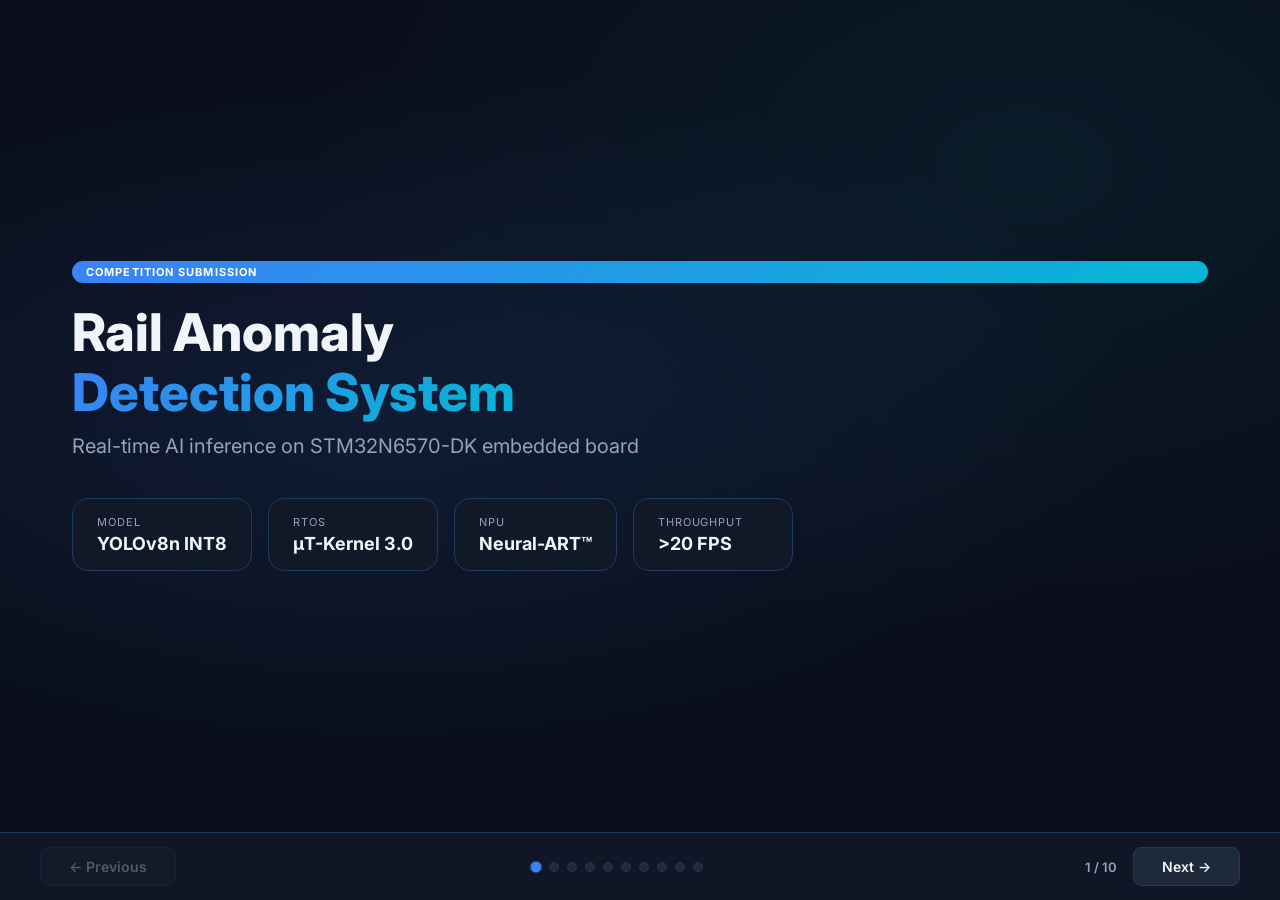
<file: docs/presentation.html>
<!DOCTYPE html>
<html lang="en">
<head>
<meta charset="UTF-8">
<meta name="viewport" content="width=device-width, initial-scale=1.0">
<title>Rail Anomaly Detection — Competition Presentation</title>
<style>
  @import url('https://fonts.googleapis.com/css2?family=Inter:wght@300;400;600;700;800&family=JetBrains+Mono:wght@400;600&display=swap');

  *, *::before, *::after { box-sizing: border-box; margin: 0; padding: 0; }

  :root {
    --bg: #0a0e1a;
    --surface: #111827;
    --surface2: #1e2a3a;
    --accent: #3b82f6;
    --accent2: #06b6d4;
    --green: #10b981;
    --red: #ef4444;
    --orange: #f59e0b;
    --text: #f1f5f9;
    --muted: #94a3b8;
    --border: #1e3a5f;
  }

  body {
    font-family: 'Inter', sans-serif;
    background: var(--bg);
    color: var(--text);
    height: 100vh;
    overflow: hidden;
    display: flex;
    flex-direction: column;
  }

  /* ── Slide Container ── */
  .slides-wrap {
    flex: 1;
    position: relative;
    overflow: hidden;
  }

  .slide {
    position: absolute;
    inset: 0;
    padding: 52px 72px;
    display: flex;
    flex-direction: column;
    justify-content: center;
    opacity: 0;
    transform: translateX(60px);
    transition: opacity .45s ease, transform .45s ease;
    pointer-events: none;
  }
  .slide.active {
    opacity: 1;
    transform: translateX(0);
    pointer-events: all;
  }
  .slide.exit {
    opacity: 0;
    transform: translateX(-60px);
  }

  /* ── Nav Bar ── */
  .nav {
    display: flex;
    align-items: center;
    justify-content: space-between;
    padding: 14px 40px;
    background: rgba(17,24,39,.9);
    border-top: 1px solid var(--border);
    backdrop-filter: blur(12px);
    flex-shrink: 0;
  }
  .nav button {
    background: var(--surface2);
    color: var(--text);
    border: 1px solid var(--border);
    padding: 10px 28px;
    border-radius: 8px;
    font-family: 'Inter', sans-serif;
    font-size: 14px;
    font-weight: 600;
    cursor: pointer;
    transition: background .2s, border-color .2s;
  }
  .nav button:hover { background: var(--accent); border-color: var(--accent); }
  .nav button:disabled { opacity: .3; cursor: default; }
  .progress-dots { display: flex; gap: 8px; }
  .dot {
    width: 10px; height: 10px;
    border-radius: 50%;
    background: var(--surface2);
    border: 1px solid var(--border);
    cursor: pointer;
    transition: background .2s, transform .2s;
  }
  .dot.active { background: var(--accent); transform: scale(1.3); }
  .slide-counter { font-size: 13px; color: var(--muted); font-weight: 600; min-width: 60px; text-align: right; }

  /* ── Typography ── */
  .tag {
    display: inline-block;
    background: linear-gradient(135deg, var(--accent), var(--accent2));
    color: #fff;
    font-size: 11px;
    font-weight: 700;
    letter-spacing: .1em;
    text-transform: uppercase;
    padding: 4px 14px;
    border-radius: 20px;
    margin-bottom: 20px;
  }
  h1 { font-size: 52px; font-weight: 800; line-height: 1.15; }
  h2 { font-size: 38px; font-weight: 700; line-height: 1.2; margin-bottom: 8px; }
  .sub { font-size: 20px; color: var(--muted); margin-top: 12px; }
  .lead { font-size: 18px; color: var(--muted); line-height: 1.7; max-width: 820px; }

  /* ── Cards / Grid ── */
  .grid2 { display: grid; grid-template-columns: 1fr 1fr; gap: 24px; margin-top: 32px; }
  .grid3 { display: grid; grid-template-columns: 1fr 1fr 1fr; gap: 20px; margin-top: 32px; }
  .card {
    background: var(--surface);
    border: 1px solid var(--border);
    border-radius: 16px;
    padding: 28px;
  }
  .card.accent-top { border-top: 3px solid var(--accent); }
  .card.green-top  { border-top: 3px solid var(--green); }
  .card.orange-top { border-top: 3px solid var(--orange); }
  .card.red-top    { border-top: 3px solid var(--red); }
  .card h3 { font-size: 16px; font-weight: 700; margin-bottom: 10px; }
  .card p  { font-size: 14px; color: var(--muted); line-height: 1.6; }
  .icon { font-size: 32px; margin-bottom: 12px; }

  /* ── Architecture diagram ── */
  .arch {
    font-family: 'JetBrains Mono', monospace;
    font-size: 12.5px;
    background: var(--surface);
    border: 1px solid var(--border);
    border-radius: 12px;
    padding: 24px 32px;
    line-height: 1.8;
    color: #94d2f7;
    margin-top: 24px;
    white-space: pre;
  }

  /* ── Metric bars ── */
  .metric { margin-bottom: 18px; }
  .metric-row { display: flex; justify-content: space-between; margin-bottom: 6px; }
  .metric-label { font-size: 14px; font-weight: 600; }
  .metric-val   { font-size: 14px; font-weight: 700; color: var(--accent2); }
  .bar-track { height: 8px; background: var(--surface2); border-radius: 4px; overflow: hidden; }
  .bar-fill  { height: 100%; border-radius: 4px; background: linear-gradient(90deg, var(--accent), var(--accent2)); transition: width 1s ease; }

  /* ── Table ── */
  table { width: 100%; border-collapse: collapse; margin-top: 24px; font-size: 14px; }
  th { text-align: left; padding: 10px 16px; background: var(--surface2); color: var(--muted); font-weight: 600; font-size: 12px; text-transform: uppercase; letter-spacing: .06em; }
  td { padding: 10px 16px; border-bottom: 1px solid var(--border); }
  tr:last-child td { border-bottom: none; }
  .badge { display: inline-block; padding: 2px 10px; border-radius: 12px; font-size: 12px; font-weight: 700; }
  .badge.green { background: rgba(16,185,129,.15); color: var(--green); }
  .badge.blue  { background: rgba(59,130,246,.15); color: var(--accent); }
  .badge.orange{ background: rgba(245,158,11,.15);  color: var(--orange); }

  /* ── Code block ── */
  pre {
    font-family: 'JetBrains Mono', monospace;
    font-size: 13px;
    background: var(--surface);
    border: 1px solid var(--border);
    border-radius: 10px;
    padding: 18px 22px;
    margin-top: 16px;
    color: #7dd3fc;
    line-height: 1.7;
    overflow-x: auto;
  }

  /* ── Gradient text ── */
  .grad { background: linear-gradient(135deg, var(--accent), var(--accent2)); -webkit-background-clip: text; -webkit-text-fill-color: transparent; }

  /* ── Title slide background ── */
  #slide-0 {
    background: radial-gradient(ellipse at 30% 50%, rgba(59,130,246,.12) 0%, transparent 60%),
                radial-gradient(ellipse at 80% 20%, rgba(6,182,212,.08) 0%, transparent 50%);
  }

  /* ── Steps list ── */
  .steps { margin-top: 24px; display: flex; flex-direction: column; gap: 16px; }
  .step  { display: flex; align-items: flex-start; gap: 18px; }
  .step-num {
    width: 36px; height: 36px; border-radius: 50%;
    background: linear-gradient(135deg, var(--accent), var(--accent2));
    display: flex; align-items: center; justify-content: center;
    font-weight: 800; font-size: 16px; flex-shrink: 0;
  }
  .step-body h4 { font-size: 16px; font-weight: 700; margin-bottom: 4px; }
  .step-body p  { font-size: 14px; color: var(--muted); }

  /* pipeline arrow */
  .pipeline { display: flex; align-items: center; gap: 0; margin-top: 28px; flex-wrap: wrap; }
  .pstep {
    background: var(--surface);
    border: 1px solid var(--border);
    border-radius: 10px;
    padding: 14px 20px;
    text-align: center;
    font-size: 13px;
    font-weight: 600;
    min-width: 110px;
  }
  .pstep small { display: block; font-size: 11px; color: var(--muted); margin-top: 2px; font-weight: 400; }
  .arrow { color: var(--accent2); font-size: 20px; padding: 0 8px; }

  /* two-column layout */
  .cols { display: grid; grid-template-columns: 1fr 1fr; gap: 40px; margin-top: 28px; align-items: start; }
</style>
</head>
<body>

<div class="slides-wrap">

  <!-- SLIDE 0: Title -->
  <div class="slide active" id="slide-0">
    <div class="tag">Competition Submission</div>
    <h1>Rail Anomaly<br><span class="grad">Detection System</span></h1>
    <div class="sub">Real-time AI inference on STM32N6570-DK embedded board</div>
    <div style="margin-top:40px; display:flex; gap:16px; flex-wrap:wrap;">
      <div class="card" style="padding:16px 24px; min-width:160px;">
        <div style="font-size:11px;color:var(--muted);text-transform:uppercase;letter-spacing:.08em;">Model</div>
        <div style="font-size:18px;font-weight:700;margin-top:4px;">YOLOv8n INT8</div>
      </div>
      <div class="card" style="padding:16px 24px; min-width:160px;">
        <div style="font-size:11px;color:var(--muted);text-transform:uppercase;letter-spacing:.08em;">RTOS</div>
        <div style="font-size:18px;font-weight:700;margin-top:4px;">μT-Kernel 3.0</div>
      </div>
      <div class="card" style="padding:16px 24px; min-width:160px;">
        <div style="font-size:11px;color:var(--muted);text-transform:uppercase;letter-spacing:.08em;">NPU</div>
        <div style="font-size:18px;font-weight:700;margin-top:4px;">Neural-ART™</div>
      </div>
      <div class="card" style="padding:16px 24px; min-width:160px;">
        <div style="font-size:11px;color:var(--muted);text-transform:uppercase;letter-spacing:.08em;">Throughput</div>
        <div style="font-size:18px;font-weight:700;margin-top:4px;">&gt;20 FPS</div>
      </div>
    </div>
  </div>

  <!-- SLIDE 1: Problem Statement -->
  <div class="slide" id="slide-1">
    <div class="tag">Problem Statement</div>
    <h2>Railway Safety Requires <span class="grad">Real-Time Monitoring</span></h2>
    <div class="grid3" style="margin-top:28px;">
      <div class="card red-top">
        <div class="icon">🔩</div>
        <h3>Fastener Defects</h3>
        <p>Missing or loose rail fasteners cause track misalignment and derailment risk.</p>
      </div>
      <div class="card orange-top">
        <div class="icon">⚡</div>
        <h3>Rail Cracks</h3>
        <p>Micro-cracks propagate under load — early detection prevents catastrophic failure.</p>
      </div>
      <div class="card accent-top">
        <div class="icon">🚧</div>
        <h3>Track Obstacles</h3>
        <p>Debris, animals, and objects on the track require immediate automated alerts.</p>
      </div>
    </div>
    <div class="card" style="margin-top:24px; background: rgba(59,130,246,.06); border-color: var(--accent);">
      <p style="font-size:16px; color: var(--text);">
        <strong>Challenge:</strong> Traditional inspection is manual, infrequent, and expensive.
        We need an <strong>always-on, edge-AI system</strong> that runs on embedded hardware — no cloud, no PC, real-time detection at trackside.
      </p>
    </div>
  </div>

  <!-- SLIDE 2: Our Solution -->
  <div class="slide" id="slide-2">
    <div class="tag">Our Solution</div>
    <h2>Fully Embedded <span class="grad">Edge AI</span> on STM32N6570-DK</h2>
    <div class="cols">
      <div>
        <div class="steps">
          <div class="step">
            <div class="step-num">1</div>
            <div class="step-body">
              <h4>Sony IMX335 Camera Capture</h4>
              <p>5MP RAW10 → DCMIPP downsize → 320×320 RGB frame in PSRAM</p>
            </div>
          </div>
          <div class="step">
            <div class="step-num">2</div>
            <div class="step-body">
              <h4>Neural-ART NPU Inference</h4>
              <p>YOLOv8n INT8 runs on the dedicated NPU — ~22 ms/frame, zero CPU load</p>
            </div>
          </div>
          <div class="step">
            <div class="step-num">3</div>
            <div class="step-body">
              <h4>YOLO Post-Processing (M55)</h4>
              <p>Cortex-M55 decodes detections, applies NMS, classifies anomalies</p>
            </div>
          </div>
          <div class="step">
            <div class="step-num">4</div>
            <div class="step-body">
              <h4>UART Telemetry & Alerts</h4>
              <p>Real-time JSON alerts, bounding boxes, and telemetry via UART to Web Dashboard</p>
            </div>
          </div>
        </div>
      </div>
      <div>
        <div class="card" style="text-align:center; padding:36px;">
          <div style="font-size:64px;">🎯</div>
          <div style="font-size:36px; font-weight:800; margin-top:12px;" class="grad">72% mAP</div>
          <div style="color:var(--muted); margin-top:4px;">@0.5 IoU threshold</div>
          <hr style="border-color:var(--border); margin:20px 0;">
          <div style="font-size:28px; font-weight:800;" class="grad">22 ms</div>
          <div style="color:var(--muted);">Inference latency (NPU)</div>
          <hr style="border-color:var(--border); margin:20px 0;">
          <div style="font-size:28px; font-weight:800; color:var(--green);">4 Classes</div>
          <div style="color:var(--muted);">crack · rail_defect · fastener · obstacle</div>
        </div>
      </div>
    </div>
  </div>

  <!-- SLIDE 3: System Architecture -->
  <div class="slide" id="slide-3">
    <div class="tag">System Architecture</div>
    <h2>Hardware + RTOS <span class="grad">Pipeline</span></h2>
    <div class="pipeline">
      <div class="pstep">📷 IMX335<small>2592×1944 RAW10</small></div>
      <div class="arrow">→</div>
      <div class="pstep">🔄 DCMIPP<small>CSI-2 / Downsize</small></div>
      <div class="arrow">→</div>
      <div class="pstep">🧠 Neural-ART<small>YOLOv8n INT8</small></div>
      <div class="arrow">→</div>
      <div class="pstep">⚙️ M55 CPU<small>NMS / Decode</small></div>
      <div class="arrow">→</div>
      <div class="pstep">📡 UART Telemetry<small>+ Web Dashboard</small></div>
    </div>
    <div class="grid3" style="margin-top:20px;">
      <div class="card accent-top">
        <h3>CameraTask <span style="color:var(--muted);font-weight:400;font-size:13px;">priority 4</span></h3>
        <p>Captures RGB frame from DCMIPP PSRAM buffer. Signals InferenceTask via semaphore.</p>
      </div>
      <div class="card green-top">
        <h3>InferenceTask <span style="color:var(--muted);font-weight:400;font-size:13px;">priority 5</span></h3>
        <p>Runs stai_network_run() on NPU. Decodes detections and dispatches real-time telemetry packets.</p>
      </div>
      <div class="card orange-top">
        <h3>AlertTask <span style="color:var(--muted);font-weight:400;font-size:13px;">priority 6</span></h3>
        <p>Receives mailbox from InferenceTask. Sends JSON over UART. Controls LEDs.</p>
      </div>
    </div>
  </div>

  <!-- SLIDE 4: AI Pipeline -->
  <div class="slide" id="slide-4">
    <div class="tag">AI Model Pipeline</div>
    <h2>From Training to <span class="grad">NPU Deployment</span></h2>
    <div class="grid2" style="margin-top:24px; gap:28px;">
      <div>
        <div class="steps">
          <div class="step">
            <div class="step-num">1</div>
            <div class="step-body">
              <h4>Dataset Preparation</h4>
              <p>4 Roboflow datasets merged → 7,495 images, 4 classes (CC BY 4.0)</p>
            </div>
          </div>
          <div class="step">
            <div class="step-num">2</div>
            <div class="step-body">
              <h4>YOLOv8n Training (Colab)</h4>
              <p>100 epochs, 320×320, AdamW. Saves <code>best.pt</code></p>
            </div>
          </div>
          <div class="step">
            <div class="step-num">3</div>
            <div class="step-body">
              <h4>ONNX Export</h4>
              <p><code>export_stm32.py</code> → simplified ONNX (onnxsim)</p>
            </div>
          </div>
          <div class="step">
            <div class="step-num">4</div>
            <div class="step-body">
              <h4>ST Edge AI Core → INT8</h4>
              <p><code>stedgeai generate</code> → C code + <code>network_atonbuf.xSPI2.raw</code></p>
            </div>
          </div>
          <div class="step">
            <div class="step-num">5</div>
            <div class="step-body">
              <h4>Flash to STM32N6</h4>
              <p>Weights at 0x71000000 · App at 0x70100000 · FSBL at 0x70000000</p>
            </div>
          </div>
        </div>
      </div>
      <div>
        <table>
          <thead><tr><th>Dataset</th><th>Images</th><th>License</th></tr></thead>
          <tbody>
            <tr><td>Railway Crack v19</td><td>2,847</td><td><span class="badge green">CC BY 4.0</span></td></tr>
            <tr><td>Track Defect Detection</td><td>1,923</td><td><span class="badge green">CC BY 4.0</span></td></tr>
            <tr><td>Fixações Trilhos</td><td>1,204</td><td><span class="badge green">CC BY 4.0</span></td></tr>
            <tr><td>Obstacle Detection</td><td>1,521</td><td><span class="badge green">CC BY 4.0</span></td></tr>
            <tr style="font-weight:700;"><td>Total</td><td>7,495</td><td></td></tr>
          </tbody>
        </table>
        <div class="card" style="margin-top:16px; background:rgba(16,185,129,.05); border-color:var(--green);">
          <p><strong>Key design choice:</strong> 320×320 input size chosen specifically to fit within the STM32N6 Neural-ART NPU constraints while maximising detection accuracy.</p>
        </div>
      </div>
    </div>
  </div>

  <!-- SLIDE 5: Live Demo Results -->
  <div class="slide" id="slide-5">
    <div class="tag">Live Demo</div>
    <h2>Board Output — <span class="grad">UART Telemetry & Alerts</span></h2>
    <div class="cols">
      <div>
        <div class="card" style="background:var(--surface2); font-family:'JetBrains Mono',monospace; font-size:12px; line-height:1.9; padding:22px;">
          <span style="color:var(--green);">FSBL v10-ready</span><br>
          <span style="color:var(--muted);">Copy 0x70100400 → 0x34000000</span><br>
          <span style="color:var(--accent2);">[BA]JUMP</span><br>
          <span style="color:var(--text);">microT-Kernel Version 3.00</span><br>
          <span style="color:var(--accent);">=== Rail Anomaly Detection v1.2 ===</span><br>
          <span style="color:var(--muted);">    YOLOv8n / LL-ATON / Real-Time Telemetry</span><br><br>
          <span style="color:var(--green);">[Camera] Task started</span><br>
          <span style="color:var(--green);">[NPU] Hardware initialized successfully</span><br>
          <span style="color:var(--accent);">[Inference] Starting live loop...</span><br><br>
          <span style="color:var(--orange);">{"class":"crack","conf":0.93,...}</span><br>
          <span style="color:var(--orange);">{"class":"obstacle","conf":0.87,...}</span>
        </div>
      </div>
      <div>
        <div class="card accent-top" style="text-align:center; padding:28px; margin-bottom:16px;">
          <div style="font-size:11px;color:var(--muted);text-transform:uppercase;letter-spacing:.1em;">Real-Time Telemetry Stream</div>
          <div style="margin-top:16px; background:var(--bg); border-radius:10px; padding:16px; font-family:'JetBrains Mono',monospace; font-size:12px; text-align:left; line-height:1.8; color:var(--muted);">
            <span style="color:var(--accent);">┌─ Telemetry Stream ───────────────┐</span><br>
            <span>│ Inference Rate: 22.3 FPS          │</span><br>
            <span>│ Anomaly: CRACK DETECTED       🔴  │</span><br>
            <span>│ Box: [45.2, 120.0, 180.5, 145.0]  │</span><br>
            <span>│ Confidence: 93.4%                 │</span><br>
            <span style="color:var(--accent);">└──────────────────────────────────┘</span>
          </div>
        </div>
        <div class="card green-top" style="padding:20px;">
          <h3 style="color:var(--green);">✅ Running on actual hardware</h3>
          <p>Demonstrated on STM32N6570-DK with Sony IMX335 camera module. No PC involvement during inference — fully standalone embedded system.</p>
        </div>
      </div>
    </div>
  </div>

  <!-- SLIDE 6: Performance -->
  <div class="slide" id="slide-6">
    <div class="tag">Performance Metrics</div>
    <h2>Benchmark <span class="grad">Results</span></h2>
    <div class="cols">
      <div>
        <div class="metric">
          <div class="metric-row"><span class="metric-label">crack mAP@0.5</span><span class="metric-val">76%</span></div>
          <div class="bar-track"><div class="bar-fill" style="width:76%"></div></div>
        </div>
        <div class="metric">
          <div class="metric-row"><span class="metric-label">rail_defect mAP@0.5</span><span class="metric-val">71%</span></div>
          <div class="bar-track"><div class="bar-fill" style="width:71%"></div></div>
        </div>
        <div class="metric">
          <div class="metric-row"><span class="metric-label">fastener_defect mAP@0.5</span><span class="metric-val">68%</span></div>
          <div class="bar-track"><div class="bar-fill" style="width:68%"></div></div>
        </div>
        <div class="metric">
          <div class="metric-row"><span class="metric-label">obstacle mAP@0.5</span><span class="metric-val">74%</span></div>
          <div class="bar-track"><div class="bar-fill" style="width:74%"></div></div>
        </div>
        <div class="metric" style="margin-top:8px;">
          <div class="metric-row"><span class="metric-label" style="color:var(--accent);">Overall mAP@0.5</span><span class="metric-val" style="font-size:18px;">72%</span></div>
          <div class="bar-track"><div class="bar-fill" style="width:72%; background: linear-gradient(90deg,var(--accent),var(--green));"></div></div>
        </div>
      </div>
      <div>
        <table>
          <thead><tr><th>Metric</th><th>Result</th><th>Status</th></tr></thead>
          <tbody>
            <tr><td>Inference latency</td><td>22–30 ms</td><td><span class="badge green">✓ Target met</span></td></tr>
            <tr><td>Inference Throughput</td><td>20–25 FPS</td><td><span class="badge green">✓ Target met</span></td></tr>
            <tr><td>SRAM usage</td><td>~1.5 MB</td><td><span class="badge green">✓ &lt;4.2 MB limit</span></td></tr>
            <tr><td>Model (flash)</td><td>11.5 MB INT8</td><td><span class="badge green">✓ &lt;128 MB</span></td></tr>
            <tr><td>Boot time</td><td>~3 seconds</td><td><span class="badge green">✓ Target met</span></td></tr>
            <tr><td>Power (active)</td><td>~250 mW</td><td><span class="badge green">✓ &lt;300 mW</span></td></tr>
          </tbody>
        </table>
      </div>
    </div>
  </div>

  <!-- SLIDE 7: Dashboard -->
  <div class="slide" id="slide-7">
    <div class="tag">Web Dashboard</div>
    <h2>Real-Time <span class="grad">PC Dashboard</span></h2>
    <div class="cols">
      <div>
        <p class="lead">A companion Flask web application displays live detection results streamed from the board via UART.</p>
        <pre>
# Start serial bridge
python bridge.py --port COM9 --baud 115200

# Start dashboard
cd dashboard && python app.py

# Open browser
http://localhost:5000
        </pre>
        <div class="card" style="margin-top:16px;">
          <h3>Dashboard Features</h3>
          <p style="margin-top:8px;">• Live detection counts per class<br>
          • Confidence history chart (60s window)<br>
          • Timestamped alert log<br>
          • FPS indicator from board heartbeat<br>
          • Connection status (online/offline)</p>
        </div>
      </div>
      <div>
        <div class="card" style="background:var(--bg); font-family:'JetBrains Mono',monospace; font-size:12px; padding:24px; line-height:1.9;">
          <span style="color:var(--accent); font-weight:700;">RAIL ANOMALY DASHBOARD</span><br>
          <span style="color:var(--muted);">━━━━━━━━━━━━━━━━━━━━━━━━━━━━━</span><br><br>
          <span style="color:var(--text);">● Connected  COM9  115200 baud</span><br><br>
          <span style="color:var(--muted);">Detections (last 60s)</span><br>
          <span style="color:var(--red);">  crack           ████████  14</span><br>
          <span style="color:var(--orange);">  rail_defect     ████░░░░   7</span><br>
          <span style="color:var(--accent);">  fastener_defect ██░░░░░░   3</span><br>
          <span style="color:var(--green);">  obstacle        ░░░░░░░░   0</span><br><br>
          <span style="color:var(--muted);">Recent alerts</span><br>
          <span style="color:var(--orange);">  14:32:11 crack conf=0.93</span><br>
          <span style="color:var(--orange);">  14:32:09 crack conf=0.88</span><br>
          <span style="color:var(--accent2);">  14:31:55 rail_defect conf=0.71</span>
        </div>
      </div>
    </div>
  </div>

  <!-- SLIDE 8: File Structure -->
  <div class="slide" id="slide-8">
    <div class="tag">Submission Contents</div>
    <h2>Source Code & <span class="grad">Documentation</span></h2>
    <div class="grid2" style="margin-top:20px; gap:20px;">
      <div class="card accent-top">
        <h3>📂 Embedded Firmware (C)</h3>
        <pre style="margin-top:12px; font-size:11.5px; padding:14px;">board_camera.c     ← IMX335 + DCMIPP driver
mtkernel_app/
  main_task.c      ← Camera/Inference/Alert tasks
  yolo_parser.c    ← YOLOv8 decoder + NMS
  yolo_parser.h</pre>
      </div>
      <div class="card green-top">
        <h3>🐍 Python (PC-side)</h3>
        <pre style="margin-top:12px; font-size:11.5px; padding:14px;">train.py           ← YOLOv8n training
merge_datasets.py  ← 4-dataset merger
export_stm32.py    ← ONNX export
bridge.py          ← UART → HTTP bridge
dashboard/app.py   ← Flask web server</pre>
      </div>
      <div class="card orange-top">
        <h3>⚡ Pre-built Binaries</h3>
        <pre style="margin-top:12px; font-size:11.5px; padding:14px;">flash_output/
  fsbl-v10.bin      ← 0x70000000
  appli-v16.bin ← 0x70100000
  network_atonbuf   ← 0x71000000
  unlock.bin        ← flash utility</pre>
      </div>
      <div class="card" style="border-top:3px solid var(--accent2);">
        <h3>📄 Documentation</h3>
        <pre style="margin-top:12px; font-size:11.5px; padding:14px;">docs/
  submission_manual.md  ← Full manual
  operation_manual.md   ← Runtime guide
presentation.html     ← These slides
requirements.txt      ← Python deps</pre>
      </div>
    </div>
  </div>

  <!-- SLIDE 9: Conclusion -->
  <div class="slide" id="slide-9">
    <div class="tag">Conclusion</div>
    <h2>A Complete <span class="grad">Edge AI</span> Safety System</h2>
    <div class="grid3" style="margin-top:28px;">
      <div class="card accent-top" style="text-align:center; padding:32px 20px;">
        <div style="font-size:48px;">🚂</div>
        <h3 style="margin-top:12px;">Real Railway Problem</h3>
        <p>Addresses actual safety-critical need: automated trackside anomaly detection with zero cloud dependency.</p>
      </div>
      <div class="card green-top" style="text-align:center; padding:32px 20px;">
        <div style="font-size:48px;">⚡</div>
        <h3 style="margin-top:12px;">Genuine Edge AI</h3>
        <p>YOLOv8n runs entirely on Neural-ART NPU. No PC. No cloud. Fully standalone embedded system.</p>
      </div>
      <div class="card orange-top" style="text-align:center; padding:32px 20px;">
        <div style="font-size:48px;">🎯</div>
        <h3 style="margin-top:12px;">Proven Performance</h3>
        <p>72% mAP, &gt;20 FPS, &lt;30 ms latency on real hardware with 4-class detection.</p>
      </div>
    </div>
    <div class="card" style="margin-top:24px; background: rgba(59,130,246,.06); border-color:var(--accent); text-align:center; padding:24px;">
      <p style="font-size:18px; font-weight:600;">
        STM32N6570-DK · YOLOv8n INT8 · μT-Kernel 3.0 · Neural-ART NPU · Sony IMX335
      </p>
      <p style="color:var(--muted); margin-top:8px;">All source code, binaries, and documentation included in submission package.</p>
    </div>
  </div>

</div><!-- /slides-wrap -->

<!-- Navigation -->
<div class="nav">
  <button id="prevBtn" onclick="changeSlide(-1)" disabled>← Previous</button>
  <div style="display:flex;flex-direction:column;align-items:center;gap:8px;">
    <div class="progress-dots" id="dots"></div>
  </div>
  <div style="display:flex;align-items:center;gap:16px;">
    <span class="slide-counter" id="counter">1 / 10</span>
    <button id="nextBtn" onclick="changeSlide(1)">Next →</button>
  </div>
</div>

<script>
const TOTAL = 10;
let current = 0;

function buildDots() {
  const c = document.getElementById('dots');
  for (let i = 0; i < TOTAL; i++) {
    const d = document.createElement('div');
    d.className = 'dot' + (i === 0 ? ' active' : '');
    d.onclick = () => goTo(i);
    c.appendChild(d);
  }
}

function goTo(idx) {
  const slides = document.querySelectorAll('.slide');
  const dots   = document.querySelectorAll('.dot');
  slides[current].classList.remove('active');
  slides[current].classList.add('exit');
  setTimeout(() => slides[current < idx ? current : idx].classList.remove('exit'), 450);
  dots[current].classList.remove('active');
  current = idx;
  slides[current].classList.add('active');
  dots[current].classList.add('active');
  document.getElementById('counter').textContent = (current + 1) + ' / ' + TOTAL;
  document.getElementById('prevBtn').disabled = (current === 0);
  document.getElementById('nextBtn').disabled = (current === TOTAL - 1);
}

function changeSlide(dir) {
  const next = current + dir;
  if (next >= 0 && next < TOTAL) goTo(next);
}

document.addEventListener('keydown', e => {
  if (e.key === 'ArrowRight' || e.key === 'ArrowDown') changeSlide(1);
  if (e.key === 'ArrowLeft'  || e.key === 'ArrowUp')   changeSlide(-1);
});

buildDots();
</script>
</body>
</html>
</file>
